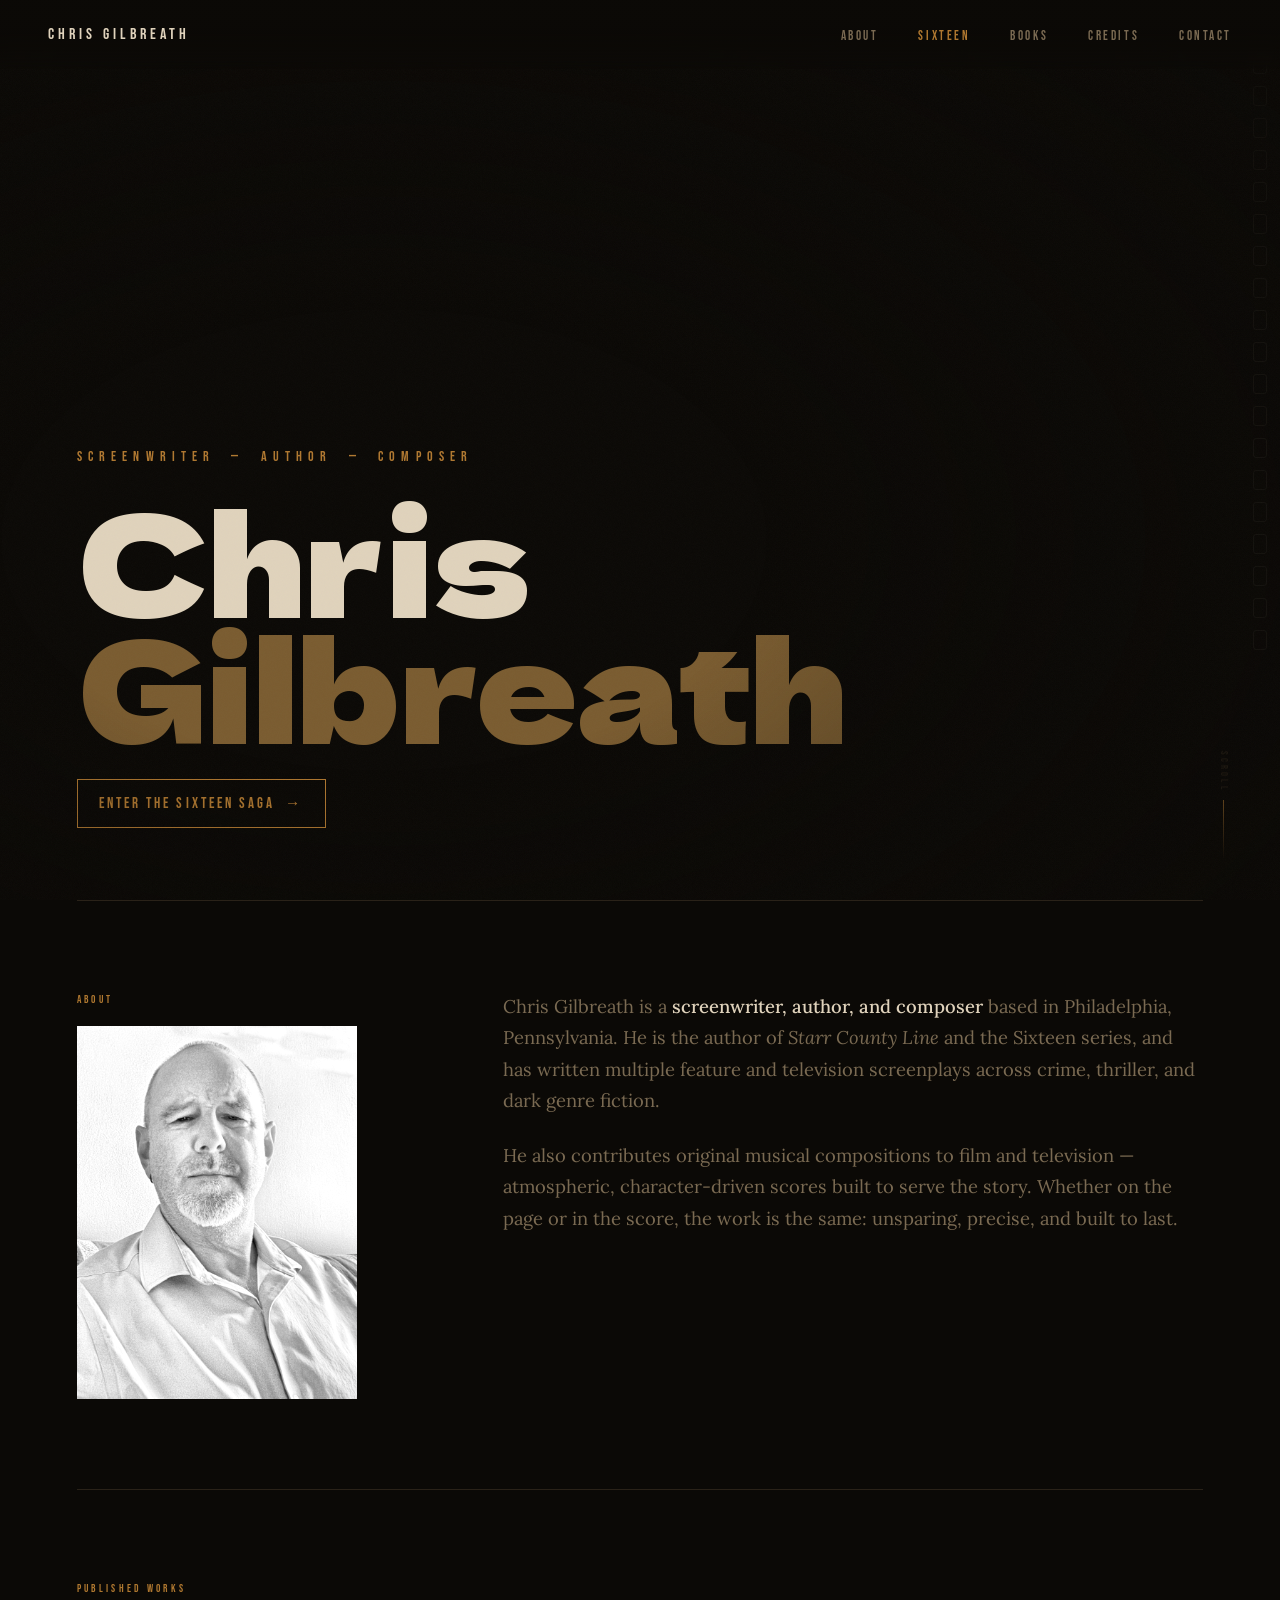
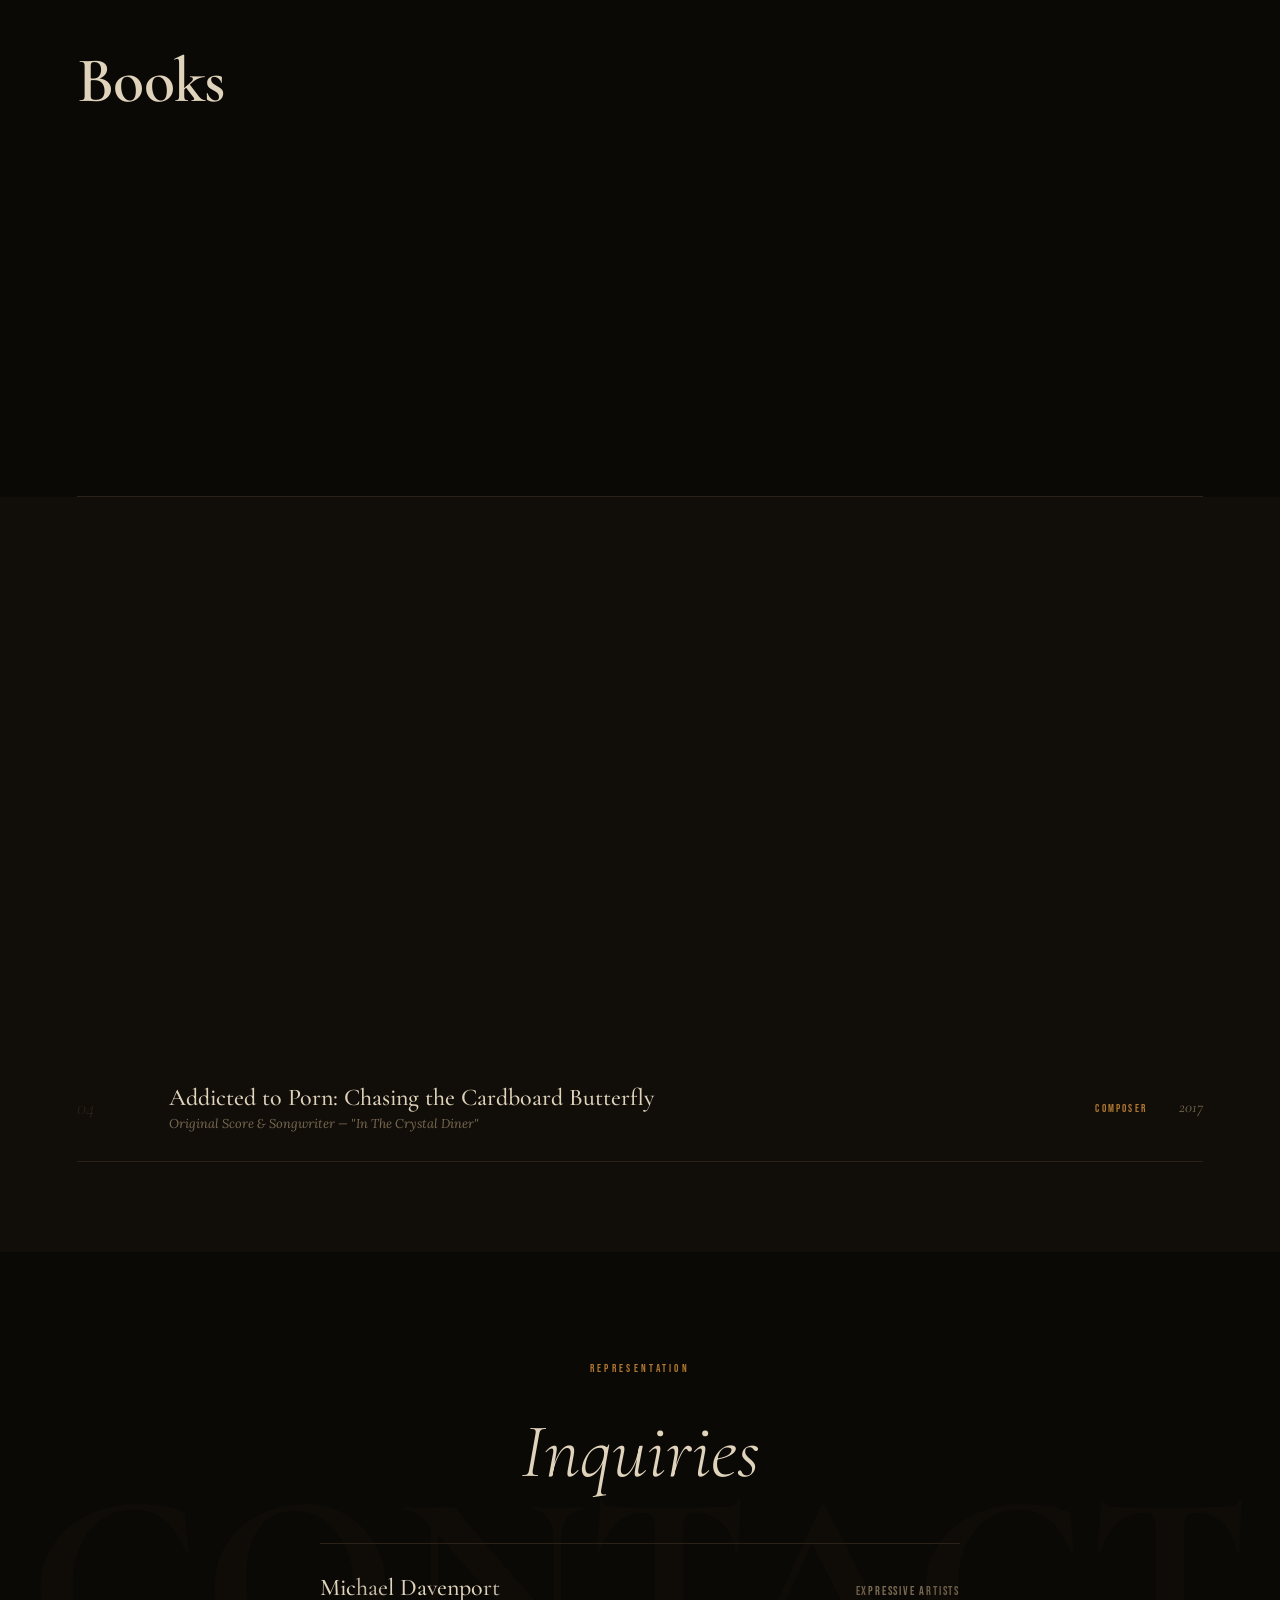
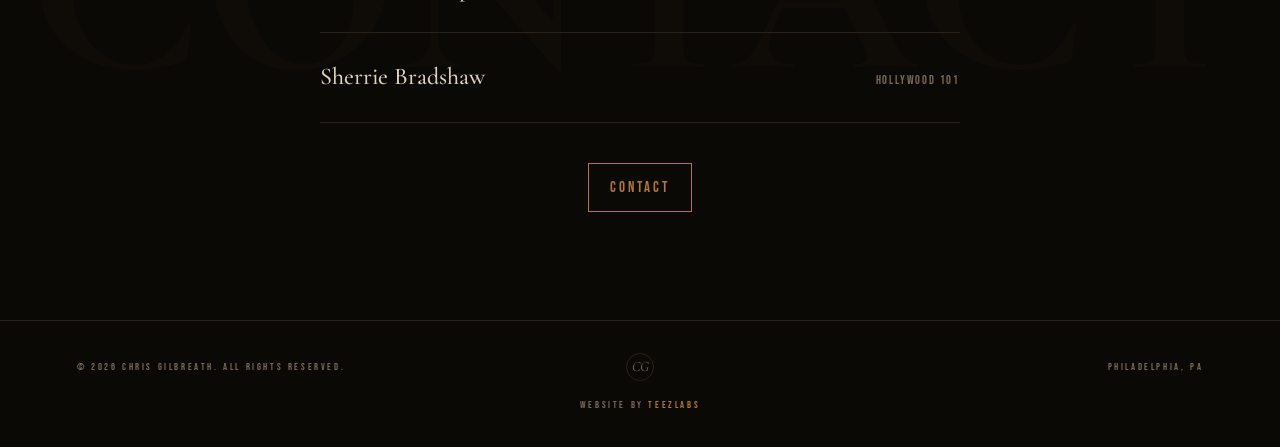
<file: index.html>
<!DOCTYPE html>
<html lang="en">
<head>
  <meta charset="UTF-8" />
  <meta name="viewport" content="width=device-width, initial-scale=1.0" />
  <link rel="icon" type="image/svg+xml" href="favicon.svg" />
  <title>Chris Gilbreath — Screenwriter, Author & Composer</title>
  <meta name="description" content="Chris Gilbreath is a screenwriter, author, and composer based in Philadelphia, PA. Author of Starr County Line and the Sixteen series. Original compositions for film and television." />
  <meta name="keywords" content="Chris Gilbreath, screenwriter, author, composer, Philadelphia, Starr County Line, Sixteen, Bounty Hunter, Bad Blood, Black Water, film composer, television" />
  <meta name="author" content="Chris Gilbreath" />
  <link rel="canonical" href="https://chrisg.media" />

  <!-- Open Graph -->
  <meta property="og:type" content="website" />
  <meta property="og:title" content="Chris Gilbreath — Screenwriter, Author & Composer" />
  <meta property="og:description" content="Screenwriter, author, and composer based in Philadelphia. Author of Starr County Line and the Sixteen series. Original compositions for film and television." />
  <meta property="og:url" content="https://chrisg.media" />
  <meta property="og:site_name" content="Chris Gilbreath" />
  <meta property="og:locale" content="en_US" />

  <!-- Twitter Card -->
  <meta name="twitter:card" content="summary" />
  <meta name="twitter:title" content="Chris Gilbreath — Screenwriter, Author & Composer" />
  <meta name="twitter:description" content="Screenwriter, author, and composer based in Philadelphia. Author of Starr County Line and the Sixteen series." />
  <link rel="preconnect" href="https://fonts.googleapis.com" />
  <link rel="preconnect" href="https://fonts.gstatic.com" crossorigin />
  <link href="https://fonts.googleapis.com/css2?family=Cormorant+Garamond:ital,wght@0,300;0,400;0,500;0,600;0,700;1,300;1,400;1,600&family=Bebas+Neue&family=Lora:ital,wght@0,400;0,500;1,400&family=Dela+Gothic+One&display=swap" rel="stylesheet" />

  <link rel="stylesheet" href="style.css?v=20260926a" />

  <!-- Structured Data -->
  <script type="application/ld+json">
  {
    "@context": "https://schema.org",
    "@type": "Person",
    "name": "Chris Gilbreath",
    "url": "https://chrisg.media",
    "email": "info@chrisg.media",
    "jobTitle": ["Screenwriter", "Author", "Composer"],
    "address": {
      "@type": "PostalAddress",
      "addressLocality": "Philadelphia",
      "addressRegion": "PA",
      "addressCountry": "US"
    },
    "sameAs": [
      "https://www.imdb.com/name/nm8349527/",
      "https://www.amazon.com/stores/author/B006VFC6NW"
    ]
  }
  </script>
</head>
<body>

  <!-- ─── Navigation ─────────────────────────────────────── -->
  <nav>
    <a class="nav-name" href="#hero">Chris Gilbreath</a>
    <ul class="nav-links">
      <li><a href="#about">About</a></li>
      <li><a href="sixteen.html" class="nav-featured">Sixteen</a></li>
      <li><a href="#books">Books</a></li>
      <li><a href="#credits">Credits</a></li>
      <li><a href="#contact">Contact</a></li>
    </ul>
    <button class="nav-hamburger" aria-label="Toggle menu" aria-expanded="false">
      <span></span><span></span><span></span>
    </button>
  </nav>

  <!-- ─── Mobile menu overlay (outside nav to avoid stacking context) ── -->
  <div class="mobile-menu" id="mobileMenu" aria-hidden="true">
    <ul>
      <li><a href="#about">About</a></li>
      <li><a href="sixteen.html">Sixteen</a></li>
      <li><a href="#books">Books</a></li>
      <li><a href="#credits">Credits</a></li>
      <li><a href="#contact">Contact</a></li>
    </ul>
  </div>

  <!-- ─── Hero ───────────────────────────────────────────── -->
  <section id="hero">
    <!-- Film strip perforations -->
    <div class="film-strip" aria-hidden="true">
      <div class="perforation"></div><div class="perforation"></div>
      <div class="perforation"></div><div class="perforation"></div>
      <div class="perforation"></div><div class="perforation"></div>
      <div class="perforation"></div><div class="perforation"></div>
      <div class="perforation"></div><div class="perforation"></div>
      <div class="perforation"></div><div class="perforation"></div>
      <div class="perforation"></div><div class="perforation"></div>
      <div class="perforation"></div><div class="perforation"></div>
      <div class="perforation"></div><div class="perforation"></div>
      <div class="perforation"></div><div class="perforation"></div>
    </div>

    <p class="hero-eyebrow">Screenwriter &nbsp;&mdash;&nbsp; Author &nbsp;&mdash;&nbsp; Composer</p>

    <h1 class="hero-name">
      Chris<br /><em>Gilbreath</em>
    </h1>

    <a class="hero-cta" href="sixteen.html">Enter the Sixteen Saga &nbsp;&rarr;</a>

    <div class="hero-scroll" aria-hidden="true">
      <span>Scroll</span>
      <div class="scroll-line"></div>
    </div>
  </section>

  <div class="divider"></div>

  <!-- ─── About ──────────────────────────────────────────── -->
  <section id="about">
    <div class="about-aside reveal">
      <p class="label">About</p>
      <img class="about-headshot" src="assets/bwheadshot.JPG" alt="Chris Gilbreath" />
    </div>
    <div class="about-body">
      <p class="reveal reveal-delay-1">
        Chris Gilbreath is a <strong>screenwriter, author, and composer</strong> based in Philadelphia, Pennsylvania. He is the author of <em>Starr County Line</em> and the Sixteen series, and has written multiple feature and television screenplays across crime, thriller, and dark genre fiction.
      </p>
      <p class="reveal reveal-delay-2">
        He also contributes original musical compositions to film and television — atmospheric, character-driven scores built to serve the story. Whether on the page or in the score, the work is the same: unsparing, precise, and built to last.
      </p>
    </div>
  </section>

  <div class="divider"></div>

  <!-- ─── Books ──────────────────────────────────────────── -->
  <section id="books">
    <p class="label books-label reveal">Published Works</p>
    <h2 class="section-title reveal reveal-delay-1" style="margin-bottom: 3.5rem;">Books</h2>

    <div class="books-row">

      <div class="book-card reveal reveal-delay-1">
        <a class="book-cover" href="https://www.amazon.com/Starr-County-Line-Chris-Gilbreath-ebook/dp/B008GASEG8/" target="_blank" rel="noopener">
          <img src="assets/StarrCountyLine.jpg" alt="Starr County Line by Chris Gilbreath" style="object-position: center;" />
        </a>
        <p class="book-meta"><span class="book-year">Standalone</span> &mdash; Border Noir</p>
      </div>

      <div class="book-card reveal reveal-delay-2">
        <a class="book-cover" href="https://www.amazon.com/Sixteen-New-Gods-Chris-Gilbreath-ebook/dp/B0HDK2335C/" target="_blank" rel="noopener">
          <img src="assets/SixteenNewGods.jpg" alt="Sixteen: The New Gods by Chris Gilbreath" />
        </a>
        <p class="book-meta"><span class="book-year">Sixteen</span> &mdash; Book One</p>
      </div>

      <div class="book-card reveal reveal-delay-2">
        <div class="book-cover">
          <img src="assets/SixteenAttrition.jpg" alt="Sixteen: Attrition by Chris Gilbreath" />
        </div>
        <p class="book-meta"><span class="book-year">Sixteen</span> &mdash; Book Two</p>
      </div>

      <div class="book-card reveal reveal-delay-3">
        <a class="book-cover" href="https://www.amazon.com/Sixteen-Bad-Blood-Chris-Gilbreath-ebook/dp/B0GC9HG7GP/" target="_blank" rel="noopener">
          <img src="assets/SixteenBadBlood.jpg" alt="Sixteen: Bad Blood by Chris Gilbreath" />
        </a>
        <p class="book-meta"><span class="book-year">Sixteen</span> &mdash; Book Three</p>
      </div>

      <div class="book-card reveal reveal-delay-4">
        <a class="book-cover" href="https://www.amazon.com/Sixteen-Bounty-Hunter-Chris-Gilbreath-ebook/dp/B0GHHMQSTJ/" target="_blank" rel="noopener">
          <img src="assets/SixteenBountyHunter.jpg" alt="Sixteen: Bounty Hunter by Chris Gilbreath" />
        </a>
        <p class="book-meta"><span class="book-year">Sixteen</span> &mdash; Book Four</p>
      </div>

      <div class="book-card reveal reveal-delay-1">
        <a class="book-cover" href="https://www.amazon.com/Sixteen-Subzero-Chris-Gilbreath-ebook/dp/B0GX2ZQZ4K/" target="_blank" rel="noopener">
          <img src="assets/SixteenSubzero.jpg" alt="Sixteen: Subzero by Chris Gilbreath" />
        </a>
        <p class="book-meta"><span class="book-year">Sixteen</span> &mdash; Book Five</p>
      </div>

      <div class="book-card reveal reveal-delay-2">
        <a class="book-cover" href="https://www.amazon.com/Sixteen-Black-Water-Chris-Gilbreath-ebook/dp/B0FR5BXYFH/" target="_blank" rel="noopener">
          <img src="assets/SixteenBlackWater.jpg" alt="Sixteen: Black Water by Chris Gilbreath" />
        </a>
        <p class="book-meta"><span class="book-year">Sixteen</span> &mdash; Book Six</p>
      </div>

      <div class="book-card reveal reveal-delay-4">
        <a class="book-cover" href="https://www.amazon.com/dp/B0GNCD1L4K/" target="_blank" rel="noopener">
          <img src="assets/SixteenLooseEnds.jpg" alt="Loose Ends by Chris Gilbreath" />
        </a>
        <p class="book-meta"><span class="book-year">Standalone</span> &mdash; Crime Noir</p>
      </div>

    </div>
  </section>

  <div class="divider"></div>

  <!-- ─── Credits ────────────────────────────────────────── -->
  <section id="credits">
    <div class="credits-header">
      <div>
        <p class="label reveal">Selected Credits</p>
        <h2 class="section-title reveal reveal-delay-1">Placements</h2>
      </div>
      <p class="label reveal reveal-delay-2" style="color: var(--ink-muted);">Composer &amp; Soundtrack</p>
    </div>

    <div class="credits-grid">
      <div class="credit-row reveal">
        <span class="credit-index">01</span>
        <div>
          <p class="credit-title">
            Manifest West
            <small>Original Score &amp; Songwriter — "End The God"</small>
          </p>
        </div>
        <span class="credit-type">Composer</span>
        <span class="credit-year">2022</span>
      </div>
      <div class="credit-row reveal reveal-delay-1">
        <span class="credit-index">02</span>
        <div>
          <p class="credit-title">
            Pandemic Response
            <small>Songwriter — "10th Block of 114th Street"</small>
          </p>
        </div>
        <span class="credit-type">Soundtrack</span>
        <span class="credit-year">2021</span>
      </div>
      <div class="credit-row reveal reveal-delay-2">
        <span class="credit-index">03</span>
        <div>
          <p class="credit-title">
            Mrs. Murphy's Confession
            <small>Original Score &amp; Songwriter — "Spirit Of 67", "Get Well Soon", "Her Movements Notwithstanding"</small>
          </p>
        </div>
        <span class="credit-type">Composer</span>
        <span class="credit-year">2018</span>
      </div>
      <div class="credit-row reveal reveal-delay-3">
        <span class="credit-index">04</span>
        <div>
          <p class="credit-title">
            Addicted to Porn: Chasing the Cardboard Butterfly
            <small>Original Score &amp; Songwriter — "In The Crystal Diner"</small>
          </p>
        </div>
        <span class="credit-type">Composer</span>
        <span class="credit-year">2017</span>
      </div>
    </div>
  </section>

  <!-- ─── Contact ────────────────────────────────────────── -->
  <section id="contact">
    <p class="label contact-label reveal">Representation</p>
    <h2 class="contact-heading reveal reveal-delay-1">
      Inquiries
    </h2>

    <div class="rep-grid" style="margin: 0 auto;">
      <div class="rep-row reveal reveal-delay-2">
        <p class="rep-name">Michael Davenport</p>
        <p class="rep-agency">Expressive Artists</p>
      </div>
      <div class="rep-row reveal reveal-delay-3">
        <p class="rep-name">Sherrie Bradshaw</p>
        <p class="rep-agency">Hollywood 101</p>
      </div>
    </div>

    <a class="btn-outline reveal reveal-delay-4" href="mailto:dav@expressiveartists.com" style="margin-top: 2.5rem;">
      Contact
    </a>
  </section>

  <!-- ─── Footer ─────────────────────────────────────────── -->
  <footer>
    <p>&copy; 2026 Chris Gilbreath. All rights reserved.</p>
    <div class="footer-mark" aria-hidden="true"><span>CG</span></div>
    <p>Philadelphia, PA</p>
    <p class="footer-credit">Website by <a href="https://teezlabs.pink" target="_blank" rel="noopener noreferrer">Teezlabs</a></p>
  </footer>

  <!-- ─── Scroll Reveal JS ─────────────────────────────────── -->
  <script>
    (() => {
      // ── Scroll reveal ──
      const reveals = document.querySelectorAll('.reveal');
      const observer = new IntersectionObserver((entries) => {
        entries.forEach(entry => {
          if (entry.isIntersecting) {
            entry.target.classList.add('visible');
            observer.unobserve(entry.target);
          }
        });
      }, { threshold: 0.12, rootMargin: '0px 0px -40px 0px' });
      reveals.forEach(el => observer.observe(el));

      // ── Hamburger menu ──
      const hamburger = document.querySelector('.nav-hamburger');
      const mobileMenu = document.getElementById('mobileMenu');
      function closeNav() {
        hamburger.classList.remove('open');
        mobileMenu.classList.remove('open');
        hamburger.setAttribute('aria-expanded', 'false');
        mobileMenu.setAttribute('aria-hidden', 'true');
      }
      hamburger.addEventListener('click', () => {
        const isOpen = mobileMenu.classList.toggle('open');
        hamburger.classList.toggle('open', isOpen);
        hamburger.setAttribute('aria-expanded', String(isOpen));
        mobileMenu.setAttribute('aria-hidden', String(!isOpen));
      });
      mobileMenu.querySelectorAll('a').forEach(a => {
        a.addEventListener('click', closeNav);
      });
      document.addEventListener('keydown', e => { if (e.key === 'Escape') closeNav(); });
    })();
  </script>

</body>
</html>
</file>
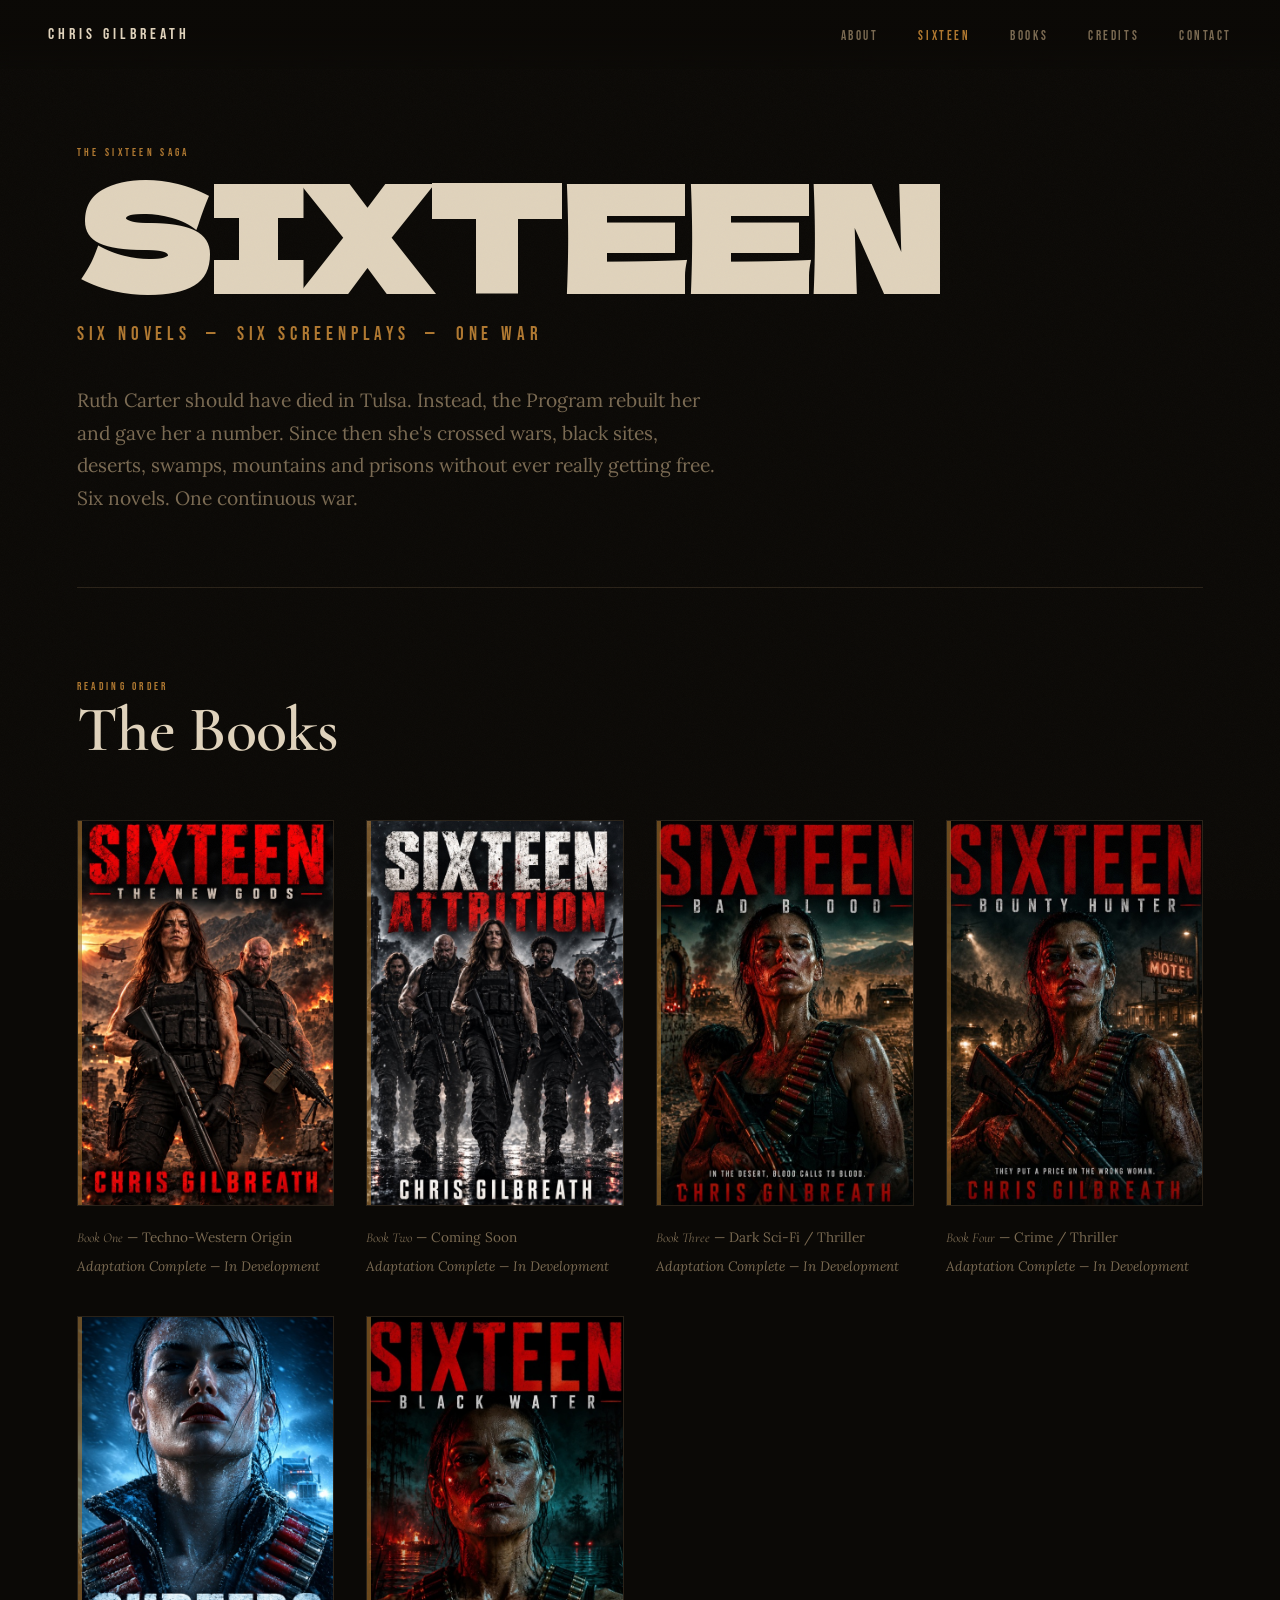
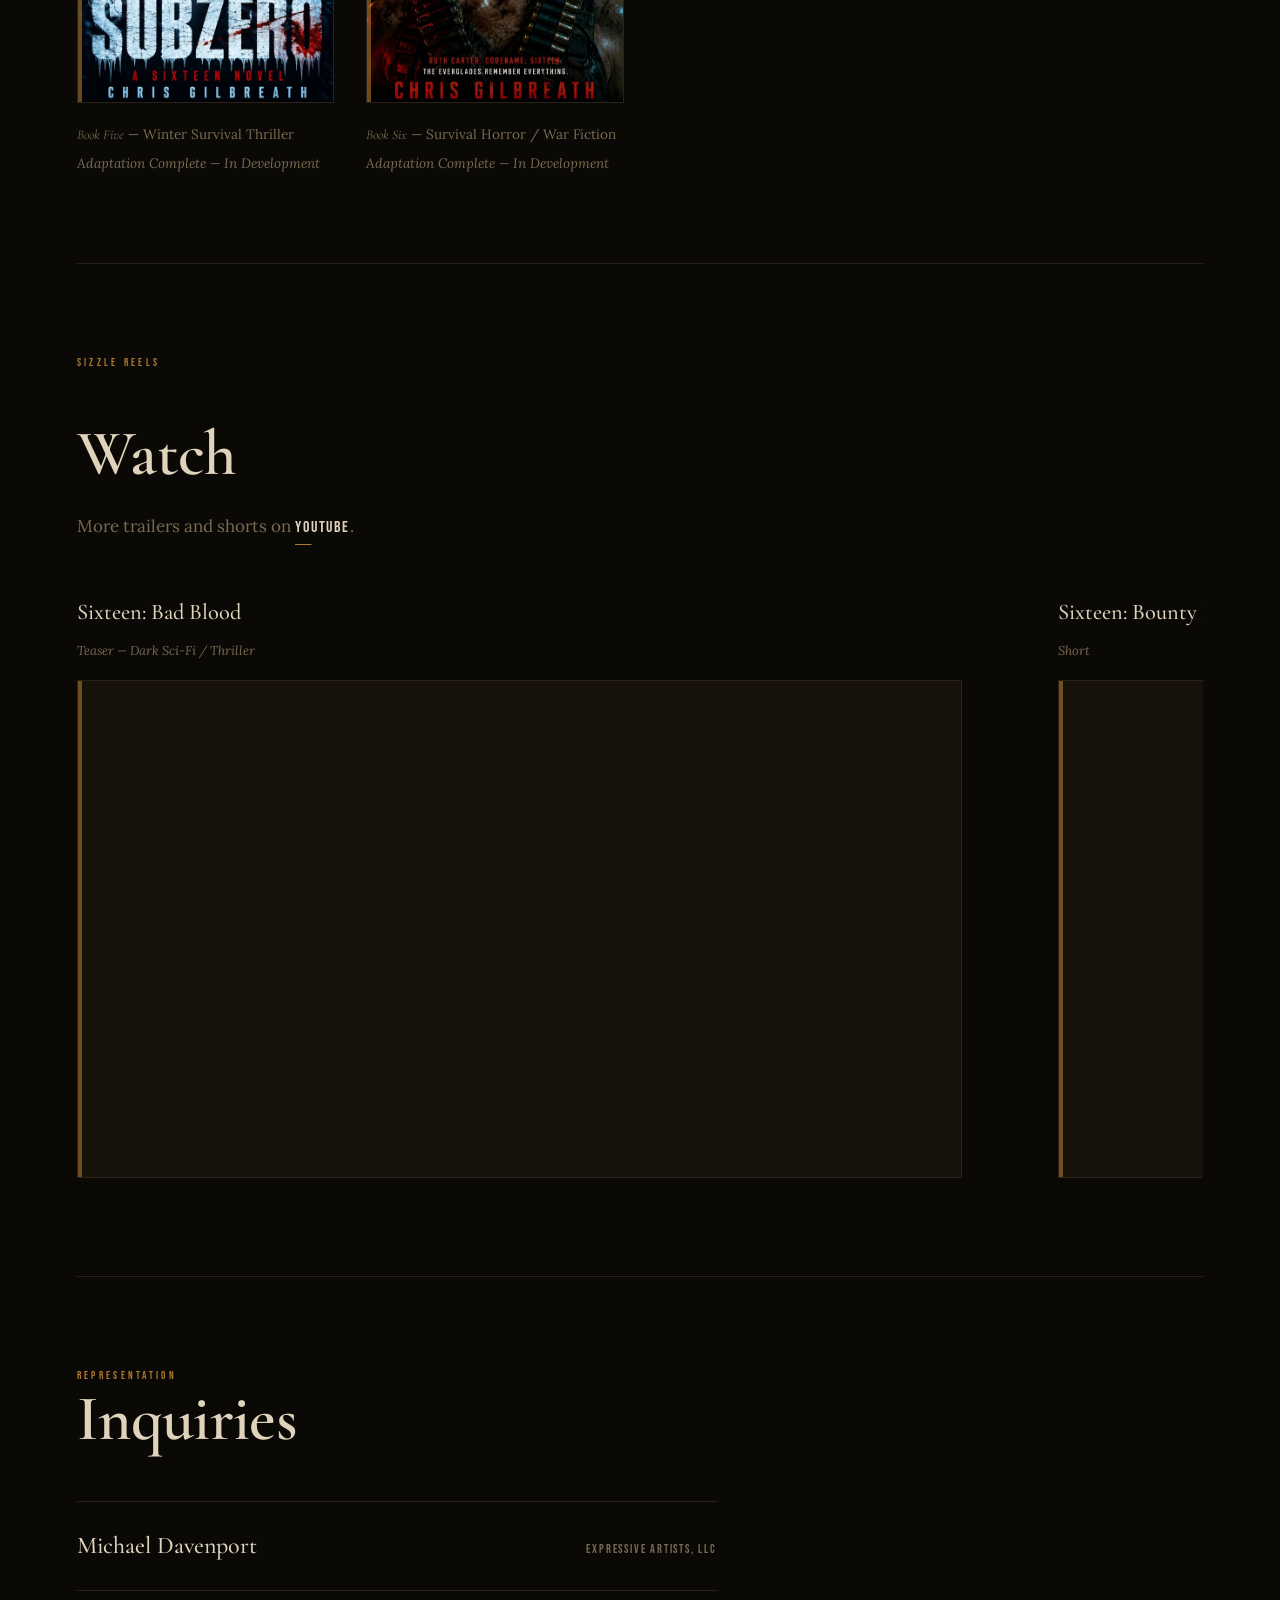
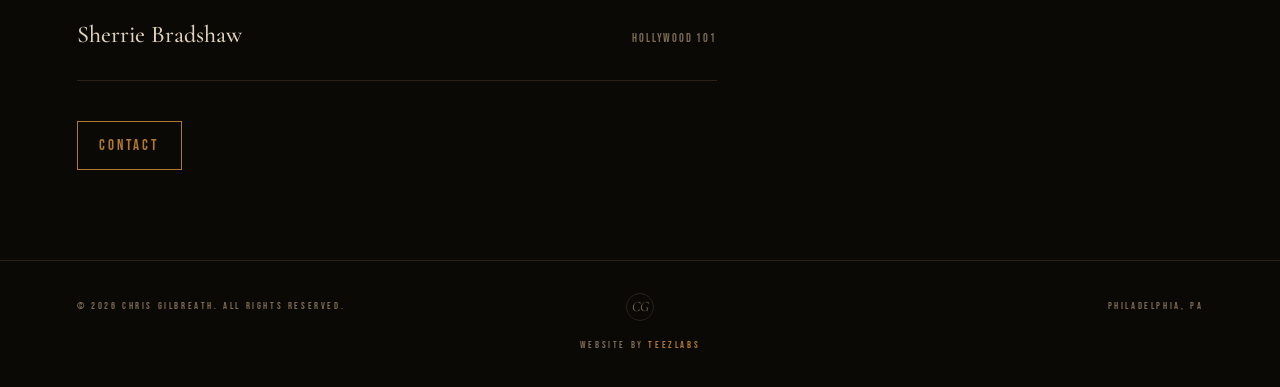
<file: sixteen.html>
<!DOCTYPE html>
<html lang="en">
<head>
  <meta charset="UTF-8" />
  <meta name="viewport" content="width=device-width, initial-scale=1.0" />
  <link rel="icon" type="image/svg+xml" href="favicon.svg" />
  <title>Sixteen — Six Novels, Six Screenplays | Chris Gilbreath</title>
  <meta name="description" content="Sixteen: a techno-western survival saga by Chris Gilbreath. Six novels, six 1:1 feature screenplay adaptations. Ruth Carter, codename Sixteen, cut loose from the Novachrome Program and hunted through bad country ever since." />
  <meta name="keywords" content="Sixteen, Chris Gilbreath, Sixteen the New Gods, Sixteen Bad Blood, Sixteen Bounty Hunter, Sixteen Subzero, Sixteen Black Water, Sixteen Attrition, screenplay adaptation, techno-western, survival thriller" />
  <meta name="author" content="Chris Gilbreath" />
  <link rel="canonical" href="https://chrisg.media/sixteen.html" />

  <!-- Open Graph -->
  <meta property="og:type" content="website" />
  <meta property="og:title" content="Sixteen — Six Novels, Six Screenplays" />
  <meta property="og:description" content="A techno-western survival saga by Chris Gilbreath. Six novels, six feature screenplay adaptations. Ruth Carter, codename Sixteen." />
  <meta property="og:url" content="https://chrisg.media/sixteen.html" />
  <meta property="og:image" content="https://chrisg.media/assets/SixteenBlackWater.jpg" />
  <meta property="og:site_name" content="Chris Gilbreath" />
  <meta property="og:locale" content="en_US" />

  <!-- Twitter Card -->
  <meta name="twitter:card" content="summary_large_image" />
  <meta name="twitter:title" content="Sixteen — Six Novels, Six Screenplays" />
  <meta name="twitter:description" content="A techno-western survival saga by Chris Gilbreath. Six novels, six feature screenplay adaptations." />
  <link rel="preconnect" href="https://fonts.googleapis.com" />
  <link rel="preconnect" href="https://fonts.gstatic.com" crossorigin />
  <link href="https://fonts.googleapis.com/css2?family=Cormorant+Garamond:ital,wght@0,300;0,400;0,500;0,600;0,700;1,300;1,400;1,600&family=Bebas+Neue&family=Lora:ital,wght@0,400;0,500;1,400&family=Dela+Gothic+One&display=swap" rel="stylesheet" />

  <link rel="stylesheet" href="style.css?v=20260926a" />

  <!-- Structured Data -->
  <script type="application/ld+json">
  {
    "@context": "https://schema.org",
    "@type": "CreativeWorkSeries",
    "name": "Sixteen",
    "author": {
      "@type": "Person",
      "name": "Chris Gilbreath"
    },
    "url": "https://chrisg.media/sixteen.html",
    "hasPart": [
      { "@type": "Book", "name": "Sixteen: The New Gods", "position": 1 },
      { "@type": "Book", "name": "Sixteen: Attrition", "position": 2 },
      { "@type": "Book", "name": "Sixteen: Bad Blood", "position": 3 },
      { "@type": "Book", "name": "Sixteen: Bounty Hunter", "position": 4 },
      { "@type": "Book", "name": "Sixteen: Subzero", "position": 5 },
      { "@type": "Book", "name": "Sixteen: Black Water", "position": 6 }
    ]
  }
  </script>
</head>
<body>

  <!-- ─── Navigation ─────────────────────────────────────── -->
  <nav>
    <a class="nav-name" href="index.html">Chris Gilbreath</a>
    <ul class="nav-links">
      <li><a href="index.html#about">About</a></li>
      <li><a href="sixteen.html" class="nav-current">Sixteen</a></li>
      <li><a href="index.html#books">Books</a></li>
      <li><a href="index.html#credits">Credits</a></li>
      <li><a href="index.html#contact">Contact</a></li>
    </ul>
    <button class="nav-hamburger" aria-label="Toggle menu" aria-expanded="false">
      <span></span><span></span><span></span>
    </button>
  </nav>

  <!-- ─── Mobile menu overlay ─────────────────────────────── -->
  <div class="mobile-menu" id="mobileMenu" aria-hidden="true">
    <ul>
      <li><a href="index.html#about">About</a></li>
      <li><a href="sixteen.html">Sixteen</a></li>
      <li><a href="index.html#books">Books</a></li>
      <li><a href="index.html#credits">Credits</a></li>
      <li><a href="index.html#contact">Contact</a></li>
    </ul>
  </div>

  <!-- ─── Masthead ───────────────────────────────────────── -->
  <section id="sixteen-hero">
    <p class="label reveal">The Sixteen Saga</p>
    <h1 class="sixteen-title reveal reveal-delay-1">SIXTEEN</h1>
    <p class="sixteen-subtitle reveal reveal-delay-2">Six Novels &nbsp;&mdash;&nbsp; Six Screenplays &nbsp;&mdash;&nbsp; One War</p>
    <p class="sixteen-lede reveal reveal-delay-3">
      Ruth Carter should have died in Tulsa. Instead, the Program rebuilt her and gave her a number. Since then she's crossed wars, black sites, deserts, swamps, mountains and prisons without ever really getting free. Six novels. One continuous war.
    </p>
  </section>

  <div class="divider"></div>

  <!-- ─── The Books ──────────────────────────────────────── -->
  <section id="sixteen-books">
    <p class="label reveal">Reading Order</p>
    <h2 class="section-title reveal reveal-delay-1" style="margin-bottom: 3.5rem;">The Books</h2>

    <div class="books-grid sixteen-books-grid">

      <div class="book-card reveal reveal-delay-1">
        <a class="book-cover" href="https://www.amazon.com/Sixteen-New-Gods-Chris-Gilbreath-ebook/dp/B0HDK2335C/" target="_blank" rel="noopener">
          <img src="assets/SixteenNewGods.jpg" alt="Sixteen: The New Gods by Chris Gilbreath" />
        </a>
        <p class="book-meta"><span class="book-year">Book One</span> &mdash; Techno-Western Origin</p>
        <p class="book-blurb">Adaptation Complete &mdash; In Development</p>
      </div>

      <div class="book-card reveal reveal-delay-2">
        <div class="book-cover">
          <img src="assets/SixteenAttrition.jpg" alt="Sixteen: Attrition by Chris Gilbreath" />
        </div>
        <p class="book-meta"><span class="book-year">Book Two</span> &mdash; Coming Soon</p>
        <p class="book-blurb">Adaptation Complete &mdash; In Development</p>
      </div>

      <div class="book-card reveal reveal-delay-3">
        <a class="book-cover" href="https://www.amazon.com/Sixteen-Bad-Blood-Chris-Gilbreath-ebook/dp/B0GC9HG7GP/" target="_blank" rel="noopener">
          <img src="assets/SixteenBadBlood.jpg" alt="Sixteen: Bad Blood by Chris Gilbreath" />
        </a>
        <p class="book-meta"><span class="book-year">Book Three</span> &mdash; Dark Sci-Fi / Thriller</p>
        <p class="book-blurb">Adaptation Complete &mdash; In Development</p>
      </div>

      <div class="book-card reveal reveal-delay-4">
        <a class="book-cover" href="https://www.amazon.com/Sixteen-Bounty-Hunter-Chris-Gilbreath-ebook/dp/B0GHHMQSTJ/" target="_blank" rel="noopener">
          <img src="assets/SixteenBountyHunter.jpg" alt="Sixteen: Bounty Hunter by Chris Gilbreath" />
        </a>
        <p class="book-meta"><span class="book-year">Book Four</span> &mdash; Crime / Thriller</p>
        <p class="book-blurb">Adaptation Complete &mdash; In Development</p>
      </div>

      <div class="book-card reveal reveal-delay-1">
        <a class="book-cover" href="https://www.amazon.com/Sixteen-Subzero-Chris-Gilbreath-ebook/dp/B0GX2ZQZ4K/" target="_blank" rel="noopener">
          <img src="assets/SixteenSubzero.jpg" alt="Sixteen: Subzero by Chris Gilbreath" />
        </a>
        <p class="book-meta"><span class="book-year">Book Five</span> &mdash; Winter Survival Thriller</p>
        <p class="book-blurb">Adaptation Complete &mdash; In Development</p>
      </div>

      <div class="book-card reveal reveal-delay-2">
        <a class="book-cover" href="https://www.amazon.com/Sixteen-Black-Water-Chris-Gilbreath-ebook/dp/B0FR5BXYFH/" target="_blank" rel="noopener">
          <img src="assets/SixteenBlackWater.jpg" alt="Sixteen: Black Water by Chris Gilbreath" />
        </a>
        <p class="book-meta"><span class="book-year">Book Six</span> &mdash; Survival Horror / War Fiction</p>
        <p class="book-blurb">Adaptation Complete &mdash; In Development</p>
      </div>

    </div>
  </section>

  <div class="divider"></div>

  <!-- ─── Watch ──────────────────────────────────────────── -->
  <section id="sixteen-watch">
    <p class="label trailers-label reveal">Sizzle Reels</p>
    <h2 class="section-title reveal reveal-delay-1" style="margin-bottom: 1.5rem;">Watch</h2>
    <p class="reveal reveal-delay-2" style="color: var(--ink-muted); margin-bottom: 3rem;">
      More trailers and shorts on <a href="https://www.youtube.com/@chrisgilbreath" target="_blank" rel="noopener" class="contact-email" style="font-size: 1rem;">YouTube</a>.
    </p>
    <div class="watch-row">
      <div class="watch-item reveal reveal-delay-1">
        <p class="trailer-title">Sixteen: Bad Blood</p>
        <p class="trailer-meta">Teaser &mdash; Dark Sci-Fi / Thriller</p>
        <div class="watch-frame watch-frame--landscape">
          <iframe src="https://www.youtube.com/embed/6PoBz8cH8VU" title="Sixteen: Bad Blood — Teaser Trailer" frameborder="0" allow="accelerometer; autoplay; clipboard-write; encrypted-media; gyroscope; picture-in-picture; fullscreen; web-share" allowfullscreen></iframe>
        </div>
      </div>
      <div class="watch-item reveal reveal-delay-2">
        <p class="trailer-title">Sixteen: Bounty Hunter</p>
        <p class="trailer-meta">Short</p>
        <div class="watch-frame watch-frame--portrait">
          <iframe src="https://www.youtube.com/embed/D0oF_XEMxRk" title="Sixteen: Bounty Hunter — Short" frameborder="0" allow="accelerometer; autoplay; clipboard-write; encrypted-media; gyroscope; picture-in-picture; fullscreen; web-share" allowfullscreen></iframe>
        </div>
      </div>
      <div class="watch-item reveal reveal-delay-3">
        <p class="trailer-title">Sixteen: Attrition</p>
        <p class="trailer-meta">Short</p>
        <div class="watch-frame watch-frame--portrait">
          <iframe src="https://www.youtube.com/embed/QCZJbPcMIhU" title="Sixteen: Attrition — Short" frameborder="0" allow="accelerometer; autoplay; clipboard-write; encrypted-media; gyroscope; picture-in-picture; fullscreen; web-share" allowfullscreen></iframe>
        </div>
      </div>
      <div class="watch-item reveal reveal-delay-4">
        <p class="trailer-title">Sixteen: Bad Blood</p>
        <p class="trailer-meta">Short</p>
        <div class="watch-frame watch-frame--portrait">
          <iframe src="https://www.youtube.com/embed/dlGYacVcySY" title="Sixteen: Bad Blood — Short" frameborder="0" allow="accelerometer; autoplay; clipboard-write; encrypted-media; gyroscope; picture-in-picture; fullscreen; web-share" allowfullscreen></iframe>
        </div>
      </div>
    </div>
  </section>

  <div class="divider"></div>

  <!-- ─── Representation ─────────────────────────────────── -->
  <section id="representation">
    <p class="label reveal">Representation</p>
    <h2 class="section-title reveal reveal-delay-1" style="margin-bottom: 3rem;">Inquiries</h2>

    <div class="rep-grid">
      <div class="rep-row reveal reveal-delay-1">
        <p class="rep-name">Michael Davenport</p>
        <p class="rep-agency">Expressive Artists, LLC</p>
      </div>
      <div class="rep-row reveal reveal-delay-2">
        <p class="rep-name">Sherrie Bradshaw</p>
        <p class="rep-agency">Hollywood 101</p>
      </div>
    </div>

    <a class="btn-outline reveal reveal-delay-3" href="mailto:dav@expressiveartists.com" style="margin-top: 2.5rem;">
      Contact
    </a>
  </section>

  <!-- ─── Footer ─────────────────────────────────────────── -->
  <footer>
    <p>&copy; 2026 Chris Gilbreath. All rights reserved.</p>
    <div class="footer-mark" aria-hidden="true"><span>CG</span></div>
    <p>Philadelphia, PA</p>
    <p class="footer-credit">Website by <a href="https://teezlabs.pink" target="_blank" rel="noopener noreferrer">Teezlabs</a></p>
  </footer>

  <!-- ─── Scroll Reveal + Nav JS ───────────────────────────── -->
  <script>
    (() => {
      const reveals = document.querySelectorAll('.reveal');
      const observer = new IntersectionObserver((entries) => {
        entries.forEach(entry => {
          if (entry.isIntersecting) {
            entry.target.classList.add('visible');
            observer.unobserve(entry.target);
          }
        });
      }, { threshold: 0.12, rootMargin: '0px 0px -40px 0px' });
      reveals.forEach(el => observer.observe(el));

      const hamburger = document.querySelector('.nav-hamburger');
      const mobileMenu = document.getElementById('mobileMenu');
      function closeNav() {
        hamburger.classList.remove('open');
        mobileMenu.classList.remove('open');
        hamburger.setAttribute('aria-expanded', 'false');
        mobileMenu.setAttribute('aria-hidden', 'true');
      }
      hamburger.addEventListener('click', () => {
        const isOpen = mobileMenu.classList.toggle('open');
        hamburger.classList.toggle('open', isOpen);
        hamburger.setAttribute('aria-expanded', String(isOpen));
        mobileMenu.setAttribute('aria-hidden', String(!isOpen));
      });
      mobileMenu.querySelectorAll('a').forEach(a => {
        a.addEventListener('click', closeNav);
      });
      document.addEventListener('keydown', e => { if (e.key === 'Escape') closeNav(); });
    })();
  </script>

</body>
</html>
</file>
<file: style.css>
/* ─── CSS Variables ─────────────────────────────────── */
:root {
  --bg:         #0b0906;
  --bg-raised:  #110e09;
  --bg-card:    #16120a;
  --ink:        #e0d3bc;
  --ink-muted:  #7a6a52;
  --ink-faint:  #2a2218;
  --accent:     #b07830;
  --steel:      #7a5c30;
  --rule:       rgba(176, 120, 48, 0.25);
}

/* ─── Reset ─────────────────────────────────────────── */
*, *::before, *::after { box-sizing: border-box; margin: 0; padding: 0; }
html { scroll-behavior: smooth; }
body {
  background: var(--bg);
  color: var(--ink);
  font-family: 'Lora', Georgia, serif;
  font-size: 17px;
  line-height: 1.7;
  overflow-x: hidden;
}

/* Film grain overlay */
body::before {
  content: '';
  position: fixed;
  inset: 0;
  z-index: 9999;
  pointer-events: none;
  background-image: url("data:image/svg+xml,%3Csvg viewBox='0 0 256 256' xmlns='http://www.w3.org/2000/svg'%3E%3Cfilter id='noise'%3E%3CfeTurbulence type='fractalNoise' baseFrequency='0.9' numOctaves='4' stitchTiles='stitch'/%3E%3C/filter%3E%3Crect width='100%25' height='100%25' filter='url(%23noise)' opacity='1'/%3E%3C/svg%3E");
  opacity: 0.028;
  background-size: 180px 180px;
}

/* ─── Typography helpers ─────────────────────────────── */
.label {
  font-family: 'Bebas Neue', sans-serif;
  font-size: 11px;
  letter-spacing: 0.3em;
  color: var(--accent);
  text-transform: uppercase;
}

.section-title {
  font-family: 'Cormorant Garamond', Georgia, serif;
  font-size: clamp(2.6rem, 5vw, 4rem);
  font-weight: 600;
  line-height: 1.05;
  letter-spacing: -0.01em;
}

/* ─── Nav ────────────────────────────────────────────── */
nav {
  position: fixed;
  top: 0;
  left: 0;
  right: 0;
  z-index: 10000;
  display: flex;
  justify-content: space-between;
  align-items: center;
  padding: 1.25rem 3rem;
  background: linear-gradient(to bottom, rgba(11,9,6,0.98) 40%, rgba(11,9,6,0.85) 60%, rgba(11,9,6,0.5) 80%, transparent 100%);
  backdrop-filter: blur(4px);
  -webkit-backdrop-filter: blur(4px);
}

.nav-name {
  font-family: 'Bebas Neue', sans-serif;
  font-size: 1rem;
  letter-spacing: 0.25em;
  color: var(--ink);
  text-decoration: none;
}

.nav-links {
  display: flex;
  gap: 2.5rem;
  list-style: none;
}

.nav-links a {
  font-family: 'Bebas Neue', sans-serif;
  font-size: 0.8rem;
  letter-spacing: 0.2em;
  color: var(--ink-muted);
  text-decoration: none;
  transition: color 0.25s;
  position: relative;
  padding-bottom: 3px;
}

.nav-links a::after {
  content: '';
  position: absolute;
  bottom: 0;
  left: 0;
  width: 100%;
  height: 1px;
  background: var(--accent);
  transform: scaleX(0);
  transform-origin: left;
  transition: transform 0.3s cubic-bezier(0.25, 0.46, 0.45, 0.94);
}

.nav-links a:hover { color: var(--ink); }
.nav-links a:hover::after { transform: scaleX(1); }

/* ─── Hero ───────────────────────────────────────────── */
#hero {
  min-height: 100svh;
  display: flex;
  flex-direction: column;
  justify-content: flex-end;
  padding: 0 clamp(2rem, 6vw, 6rem) clamp(4rem, 8vh, 7rem);
  position: relative;
  overflow: hidden;
}

/* Vignette */
#hero::after {
  content: '';
  position: absolute;
  inset: 0;
  background: radial-gradient(ellipse at 30% 60%, transparent 30%, rgba(11,9,6,0.78) 100%);
  pointer-events: none;
}

.hero-eyebrow {
  font-family: 'Bebas Neue', sans-serif;
  font-size: 0.85rem;
  letter-spacing: 0.45em;
  color: var(--accent);
  margin-bottom: 1.5rem;
  opacity: 0;
  animation: fadeUp 0.8s ease forwards 0.4s;
}

.hero-name {
  font-family: 'Dela Gothic One', cursive;
  font-size: clamp(3.8rem, 11vw, 10rem);
  font-weight: 400;
  line-height: 0.9;
  letter-spacing: -0.01em;
  color: var(--ink);
  opacity: 0;
  animation: fadeUp 1s ease forwards 0.6s;
}

.hero-name em {
  font-style: normal;
  color: var(--steel);
}

.hero-tagline {
  margin-top: 2.5rem;
  font-family: 'Lora', serif;
  font-size: clamp(0.95rem, 1.5vw, 1.1rem);
  font-style: italic;
  color: var(--ink-muted);
  max-width: 420px;
  opacity: 0;
  animation: fadeUp 0.9s ease forwards 1s;
}

.hero-scroll {
  position: absolute;
  bottom: 2.5rem;
  right: 3rem;
  display: flex;
  flex-direction: column;
  align-items: center;
  gap: 0.5rem;
  opacity: 0;
  animation: fadeIn 1s ease forwards 1.4s;
}

.hero-scroll span {
  font-family: 'Bebas Neue', sans-serif;
  font-size: 0.65rem;
  letter-spacing: 0.3em;
  color: var(--ink-faint);
  writing-mode: vertical-rl;
}

.scroll-line {
  width: 1px;
  height: 60px;
  background: linear-gradient(to bottom, var(--accent), transparent);
  animation: scrollPulse 2s ease-in-out infinite 2s;
}

/* Decorative film-strip perforations */
.film-strip {
  position: absolute;
  top: 0;
  right: 0;
  width: 40px;
  height: 100%;
  display: flex;
  flex-direction: column;
  align-items: center;
  gap: 0;
  padding: 1rem 0;
  opacity: 0.08;
  pointer-events: none;
}

.perforation {
  width: 14px;
  height: 20px;
  border: 1.5px solid var(--ink);
  border-radius: 3px;
  flex-shrink: 0;
  margin: 6px 0;
}

/* ─── Section wrapper ────────────────────────────────── */
section {
  padding: clamp(5rem, 10vh, 9rem) clamp(2rem, 6vw, 6rem);
}

.divider {
  height: 1px;
  background: var(--ink-faint);
  margin: 0 clamp(2rem, 6vw, 6rem);
  width: calc(100% - clamp(4rem, 12vw, 12rem));
}

/* ─── About ──────────────────────────────────────────── */
#about {
  display: grid;
  grid-template-columns: 1fr 2fr;
  gap: clamp(3rem, 6vw, 7rem);
  align-items: start;
}

.about-aside {
  position: sticky;
  top: 7rem;
}

.about-headshot {
  display: block;
  width: 100%;
  max-width: 280px;
  aspect-ratio: 3 / 4;
  object-fit: cover;
  object-position: center top;
  margin-top: 1rem;
  filter: grayscale(100%) contrast(1.05);
}

.about-body p {
  font-size: 1.15rem;
  color: var(--ink-muted);
  margin-bottom: 1.5rem;
}

.about-body p strong {
  color: var(--ink);
  font-weight: 500;
}


/* ─── Credits ────────────────────────────────────────── */
#credits { background: var(--bg-raised); }

.credits-header {
  display: flex;
  justify-content: space-between;
  align-items: flex-end;
  margin-bottom: 4rem;
}

.credits-grid {
  display: grid;
  gap: 0;
}

.credit-row {
  display: grid;
  grid-template-columns: 60px 1fr auto auto;
  gap: 1.5rem 2rem;
  align-items: center;
  padding: 1.8rem 0;
  border-bottom: 1px solid var(--ink-faint);
  transition: background 0.2s;
  cursor: default;
}

.credit-row:first-child { border-top: 1px solid var(--ink-faint); }

.credit-row:hover { background: rgba(176, 120, 48, 0.05); }

.credit-index {
  font-family: 'Cormorant Garamond', serif;
  font-size: 1.3rem;
  font-weight: 300;
  color: var(--ink-faint);
  font-style: italic;
}

.credit-title {
  font-family: 'Cormorant Garamond', serif;
  font-size: 1.5rem;
  font-weight: 500;
  color: var(--ink);
  line-height: 1.2;
}

.credit-title small {
  display: block;
  font-family: 'Lora', serif;
  font-size: 0.8rem;
  font-style: italic;
  color: var(--ink-muted);
  font-weight: 400;
  margin-top: 0.2rem;
}

.credit-type {
  font-family: 'Bebas Neue', sans-serif;
  font-size: 0.7rem;
  letter-spacing: 0.2em;
  color: var(--accent);
  white-space: nowrap;
}

.credit-year {
  font-family: 'Cormorant Garamond', serif;
  font-size: 1rem;
  color: var(--ink-muted);
  font-style: italic;
  white-space: nowrap;
}

/* ─── Books ──────────────────────────────────────────── */
#books {
  overflow: hidden;
}

.books-label { margin-bottom: 3rem; }

.books-grid {
  display: grid;
  grid-template-columns: repeat(auto-fill, minmax(240px, 1fr));
  gap: 2.5rem 2rem;
}

/* All books laid flat in a single ordered row */
.books-row {
  display: flex;
  gap: 1.25rem;
  overflow-x: auto;
  padding-bottom: 0.5rem;
}

.books-row .book-card {
  flex: 1 1 0;
  min-width: 110px;
}

.book-card {
  position: relative;
  cursor: pointer;
}

.book-cover {
  display: block;
  aspect-ratio: 2 / 3;
  background: var(--bg-card);
  border: 1px solid var(--ink-faint);
  position: relative;
  overflow: hidden;
  margin-bottom: 1.25rem;
  transition: transform 0.4s cubic-bezier(0.25, 0.46, 0.45, 0.94), box-shadow 0.4s ease;
}

.book-cover img {
  width: 102%;
  height: 102%;
  margin: -1%;
  object-fit: cover;
  object-position: top;
  display: block;
}

.book-card:hover .book-cover {
  transform: translateY(-6px) rotate(-0.5deg);
  box-shadow: 12px 24px 60px rgba(0,0,0,0.7), -4px 0 0 0 var(--accent);
}

.book-meta { font-size: 0.85rem; color: var(--ink-muted); overflow: hidden; text-overflow: ellipsis; white-space: nowrap; }
.book-year {
  font-family: 'Cormorant Garamond', serif;
  font-style: italic;
}
.book-blurb {
  margin-top: 0.5rem;
  font-size: 0.85rem;
  font-style: italic;
  color: var(--ink-muted);
  line-height: 1.4;
}

/* Book accent stripe */
.book-cover::before {
  content: '';
  position: absolute;
  left: 0;
  top: 0;
  bottom: 0;
  width: 4px;
  background: var(--accent);
  opacity: 0.6;
  z-index: 2;
}

/* ─── Trailers ───────────────────────────────────────── */
.trailers-label { margin-bottom: 3rem; }
.trailers-grid { display: grid; grid-template-columns: 1fr 1fr; gap: 3rem 2.5rem; }
.trailers-grid--single { grid-template-columns: minmax(0, 480px); }
.trailer-item { display: flex; flex-direction: column; gap: 0.6rem; }
.trailer-title { font-family: 'Cormorant Garamond', serif; font-size: 1.4rem; font-weight: 500; color: var(--ink); }
.trailer-meta { font-size: 0.8rem; font-style: italic; color: var(--ink-muted); margin-bottom: 0.5rem; }
.trailer-frame { position: relative; width: 100%; aspect-ratio: 16 / 9; background: var(--bg-card); border: 1px solid var(--ink-faint); overflow: hidden; }
.trailer-frame::before { content: ''; position: absolute; left: 0; top: 0; bottom: 0; width: 4px; background: var(--accent); opacity: 0.6; z-index: 2; }
.trailer-frame iframe { position: absolute; inset: 0; width: 100%; height: 100%; border: none; }
@media (max-width: 768px) { .trailers-grid { grid-template-columns: 1fr; gap: 2.5rem; } }

/* ─── Shorts ─────────────────────────────────────────── */
.shorts-grid { display: grid; grid-template-columns: repeat(3, minmax(160px, 240px)); gap: 2rem; }
.short-item { display: flex; flex-direction: column; gap: 0.6rem; }
.short-frame { position: relative; width: 100%; aspect-ratio: 9 / 16; background: var(--bg-card); border: 1px solid var(--ink-faint); overflow: hidden; }
.short-frame::before { content: ''; position: absolute; left: 0; top: 0; bottom: 0; width: 4px; background: var(--accent); opacity: 0.6; z-index: 2; }
.short-frame iframe { position: absolute; inset: 0; width: 100%; height: 100%; border: none; }
@media (max-width: 768px) { .shorts-grid { grid-template-columns: repeat(3, 1fr); gap: 1rem; } }
@media (max-width: 500px) { .shorts-grid { grid-template-columns: repeat(2, 1fr); } }

/* ─── Watch row: trailer + shorts, uniform height ────── */
.watch-row { display: flex; flex-wrap: nowrap; align-items: flex-start; gap: 2rem; overflow-x: auto; padding-bottom: 0.5rem; }
.watch-item { display: flex; flex-direction: column; gap: 0.6rem; flex-shrink: 0; }
.watch-frame { position: relative; height: 340px; width: auto; background: var(--bg-card); border: 1px solid var(--ink-faint); overflow: hidden; }
.watch-frame::before { content: ''; position: absolute; left: 0; top: 0; bottom: 0; width: 4px; background: var(--accent); opacity: 0.6; z-index: 2; }
.watch-frame iframe { position: absolute; inset: 0; width: 100%; height: 100%; border: none; }
.watch-frame--landscape { height: 498px; aspect-ratio: 16 / 9; }
.watch-frame--portrait { width: 280px; height: auto; aspect-ratio: 9 / 16; }
.watch-row > .watch-item:nth-child(2) { margin-left: 4rem; }
@media (max-width: 900px) { .watch-frame--landscape { height: 260px; } }
@media (max-width: 600px) { .watch-frame--landscape { height: 220px; } .watch-frame--portrait { width: 200px; } .watch-row > .watch-item:nth-child(2) { margin-left: 0; } }

/* ─── Scripts ────────────────────────────────────────── */
#scripts { background: var(--bg-raised); }

.scripts-intro {
  display: grid;
  grid-template-columns: 1fr 1fr;
  gap: 4rem;
  margin-bottom: 5rem;
  align-items: end;
}

.scripts-intro p {
  color: var(--ink-muted);
  font-size: 1.05rem;
}

.scripts-list {
  display: flex;
  flex-direction: column;
  gap: 0;
}

.script-item {
  display: grid;
  grid-template-columns: 1fr auto;
  gap: 2rem;
  align-items: center;
  padding: 2rem 0;
  border-bottom: 1px solid var(--ink-faint);
  position: relative;
  overflow: hidden;
  cursor: default;
}

.script-item::before {
  content: '';
  position: absolute;
  left: -100%;
  top: 0;
  bottom: 0;
  width: 100%;
  background: linear-gradient(to right, transparent, rgba(176,120,48,0.06), transparent);
  transition: left 0.5s ease;
}

.script-item:hover::before { left: 100%; }

.script-title {
  font-family: 'Cormorant Garamond', serif;
  font-size: 1.6rem;
  font-weight: 500;
  color: var(--ink);
}

.script-title small {
  display: block;
  font-family: 'Lora', serif;
  font-size: 0.85rem;
  font-style: italic;
  color: var(--ink-muted);
  font-weight: 400;
  margin-top: 0.3rem;
}

.script-badge {
  font-family: 'Bebas Neue', sans-serif;
  font-size: 0.65rem;
  letter-spacing: 0.25em;
  padding: 0.3em 0.9em;
  border: 1px solid;
  white-space: nowrap;
}

.script-badge.available {
  color: var(--accent);
  border-color: var(--accent);
  background: rgba(176,120,48,0.08);
}

.script-badge.optioned {
  color: var(--steel);
  border-color: var(--steel);
  background: rgba(184,144,96,0.08);
}

/* ─── Contact ────────────────────────────────────────── */
#contact {
  text-align: center;
  padding: clamp(6rem, 12vh, 11rem) clamp(2rem, 6vw, 6rem);
  position: relative;
  overflow: hidden;
}

#contact::before {
  content: 'CONTACT';
  position: absolute;
  top: 50%;
  left: 50%;
  transform: translate(-50%, -50%);
  font-family: 'Cormorant Garamond', serif;
  font-size: clamp(8rem, 20vw, 18rem);
  font-weight: 700;
  color: var(--ink-faint);
  pointer-events: none;
  user-select: none;
  white-space: nowrap;
  opacity: 0.15;
}

.contact-label { margin-bottom: 2rem; }

.contact-heading {
  font-family: 'Cormorant Garamond', serif;
  font-size: clamp(2.5rem, 6vw, 5rem);
  font-weight: 300;
  font-style: italic;
  line-height: 1.1;
  margin-bottom: 3rem;
  position: relative;
}

.contact-email {
  display: inline-block;
  font-family: 'Bebas Neue', sans-serif;
  font-size: clamp(1.1rem, 3vw, 2rem);
  letter-spacing: 0.12em;
  color: var(--ink);
  text-decoration: none;
  position: relative;
  padding-bottom: 4px;
  transition: color 0.25s;
}

.contact-email::after {
  content: '';
  position: absolute;
  bottom: 0;
  left: 0;
  right: 0;
  height: 1px;
  background: var(--accent);
  transform: scaleX(0.3);
  transform-origin: left;
  transition: transform 0.4s cubic-bezier(0.25, 0.46, 0.45, 0.94);
}

.contact-email:hover { color: var(--accent); }
.contact-email:hover::after { transform: scaleX(1); }

.contact-note {
  margin-top: 2rem;
  font-size: 0.85rem;
  font-style: italic;
  color: var(--ink-muted);
}

/* ─── Footer ─────────────────────────────────────────── */
footer {
  border-top: 1px solid var(--ink-faint);
  padding: 2rem clamp(2rem, 6vw, 6rem);
  display: grid;
  grid-template-columns: 1fr auto 1fr;
  align-items: center;
}

footer p:nth-child(3) {
  text-align: right;
}

.footer-credit {
  grid-column: 1 / -1;
  text-align: center;
  margin-top: 1rem;
}

.footer-credit a {
  color: var(--accent);
  text-decoration: none;
}

.footer-credit a:hover {
  text-decoration: underline;
}

footer p {
  font-family: 'Bebas Neue', sans-serif;
  font-size: 0.65rem;
  letter-spacing: 0.25em;
  color: var(--ink-muted);
}

.footer-mark {
  width: 28px;
  height: 28px;
  border: 1px solid var(--ink-faint);
  border-radius: 50%;
  display: flex;
  align-items: center;
  justify-content: center;
}

.footer-mark span {
  font-family: 'Cormorant Garamond', serif;
  font-size: 0.9rem;
  font-style: italic;
  color: var(--ink-muted);
}

/* ─── Reveal animations ──────────────────────────────── */
.reveal {
  opacity: 0;
  transform: translateY(28px);
  transition: opacity 0.8s ease, transform 0.8s cubic-bezier(0.25, 0.46, 0.45, 0.94);
}

.reveal.visible {
  opacity: 1;
  transform: none;
}

.reveal-delay-1 { transition-delay: 0.1s; }
.reveal-delay-2 { transition-delay: 0.2s; }
.reveal-delay-3 { transition-delay: 0.3s; }
.reveal-delay-4 { transition-delay: 0.4s; }

@keyframes fadeUp {
  from { opacity: 0; transform: translateY(30px); }
  to   { opacity: 1; transform: none; }
}

@keyframes fadeIn {
  from { opacity: 0; }
  to   { opacity: 1; }
}

@keyframes scrollPulse {
  0%, 100% { opacity: 0.3; transform: scaleY(1); }
  50%       { opacity: 1;   transform: scaleY(1.15); }
}

/* ─── Responsive ─────────────────────────────────────── */
@media (max-width: 900px) {
  #about {
    grid-template-columns: 1fr;
    gap: 2rem;
  }

  .about-aside { position: static; }
  .about-headshot { max-width: 180px; }

  .scripts-intro {
    grid-template-columns: 1fr;
    gap: 1.5rem;
    margin-bottom: 3rem;
  }

  .credit-row {
    grid-template-columns: 40px 1fr;
    grid-template-rows: auto auto;
  }

  .credit-type, .credit-year { grid-column: 2; }

  .rep-row {
    flex-direction: column;
    align-items: flex-start;
    gap: 0.4rem;
  }

  nav { padding: 1rem 1.5rem; }
}

/* ─── Hamburger button ───────────────────────────────── */
.nav-hamburger {
  display: none;
  flex-direction: column;
  gap: 5px;
  background: none;
  border: none;
  cursor: pointer;
  padding: 4px;
  position: relative;
  z-index: 10001;
}

.nav-hamburger span {
  display: block;
  width: 22px;
  height: 2px;
  background: var(--ink-muted);
  transition: transform 0.35s cubic-bezier(0.25, 0.46, 0.45, 0.94),
              opacity 0.25s ease,
              background 0.2s;
  transform-origin: center;
}

.nav-hamburger:hover span { background: var(--ink); }

.nav-hamburger.open span:nth-child(1) {
  transform: translateY(7px) rotate(45deg);
  background: var(--accent);
}
.nav-hamburger.open span:nth-child(2) {
  opacity: 0;
  transform: scaleX(0);
}
.nav-hamburger.open span:nth-child(3) {
  transform: translateY(-7px) rotate(-45deg);
  background: var(--accent);
}

/* ─── Mobile menu overlay ────────────────────────────── */
.mobile-menu {
  display: none;
}

@media (max-width: 768px) {
  .nav-hamburger { display: flex; }
  .nav-links { display: none; }

  .mobile-menu {
    display: flex;
    flex-direction: column;
    justify-content: center;
    align-items: flex-start;
    position: fixed;
    inset: 0;
    z-index: 10000;
    padding: 4rem clamp(2rem, 8vw, 4rem);
    background: #0b0906;
    opacity: 0;
    visibility: hidden;
    transition: opacity 0.35s ease, visibility 0.35s ease;
    pointer-events: none;
  }

  .mobile-menu.open {
    opacity: 1;
    visibility: visible;
    pointer-events: all;
  }

  .mobile-menu ul {
    list-style: none;
    width: 100%;
  }

  .mobile-menu li {
    border-bottom: 1px solid var(--ink-faint);
  }

  .mobile-menu a {
    display: block;
    padding: 1.1rem 0;
    font-family: 'Bebas Neue', sans-serif;
    font-size: 1.6rem;
    letter-spacing: 0.25em;
    color: #e0d3bc;
    text-decoration: none;
    transition: color 0.2s;
  }

  .mobile-menu a:hover { color: var(--accent); }

  .credits-header { flex-direction: column; align-items: flex-start; gap: 1rem; }
  #contact::before { display: none; }
}

/* ─── Hero CTA ───────────────────────────────────────── */
.hero-cta {
  display: inline-block;
  margin-top: 2rem;
  font-family: 'Bebas Neue', sans-serif;
  font-size: 0.95rem;
  letter-spacing: 0.2em;
  color: var(--accent);
  text-decoration: none;
  border: 1px solid var(--accent);
  padding: 0.7em 1.4em;
  width: fit-content;
  opacity: 0;
  animation: fadeUp 0.9s ease forwards 1.2s;
  transition: background 0.25s, color 0.25s;
}

.btn-outline {
  display: inline-block;
  font-family: 'Bebas Neue', sans-serif;
  font-size: 0.95rem;
  letter-spacing: 0.2em;
  color: var(--accent);
  text-decoration: none;
  border: 1px solid var(--accent);
  padding: 0.7em 1.4em;
  width: fit-content;
  transition: background 0.25s, color 0.25s;
}

.btn-outline:hover {
  background: var(--accent);
  color: var(--bg);
}

.hero-cta:hover {
  background: var(--accent);
  color: var(--bg);
}

/* ─── Nav: featured link ─────────────────────────────── */
.nav-links a.nav-featured,
.nav-links a.nav-current {
  color: var(--accent);
}

/* ─── Sixteen hub masthead ───────────────────────────── */
#sixteen-hero {
  padding-top: clamp(8rem, 16vh, 12rem);
  padding-bottom: clamp(4rem, 8vh, 6rem);
}

.sixteen-title {
  font-family: 'Dela Gothic One', cursive;
  font-size: clamp(3.2rem, 12vw, 9rem);
  line-height: 0.95;
  color: var(--ink);
  letter-spacing: -0.01em;
}

.sixteen-subtitle {
  margin-top: 1.25rem;
  font-family: 'Bebas Neue', sans-serif;
  font-size: clamp(0.9rem, 2vw, 1.2rem);
  letter-spacing: 0.25em;
  color: var(--accent);
  text-transform: uppercase;
}

.sixteen-lede {
  margin-top: 2rem;
  max-width: 640px;
  font-family: 'Lora', serif;
  font-size: clamp(1rem, 1.6vw, 1.2rem);
  color: var(--ink-muted);
  line-height: 1.7;
}

/* ─── Placeholder book cover (missing art) ───────────── */
.placeholder-cover {
  display: flex;
  flex-direction: column;
  align-items: center;
  justify-content: center;
  text-align: center;
  gap: 0.75rem;
  padding: 1.5rem;
  text-decoration: none;
  background: linear-gradient(160deg, var(--bg-card), var(--bg-raised));
}

.placeholder-cover--locked {
  cursor: default;
  opacity: 0.7;
}

.placeholder-index {
  font-family: 'Bebas Neue', sans-serif;
  font-size: 0.75rem;
  letter-spacing: 0.25em;
  color: var(--accent);
  text-transform: uppercase;
}

.placeholder-title {
  font-family: 'Cormorant Garamond', serif;
  font-size: 1.6rem;
  font-weight: 600;
  color: var(--ink);
  line-height: 1.2;
}

/* ─── Representation ──────────────────────────────────── */
.rep-grid {
  display: grid;
  gap: 0;
  max-width: 640px;
}

.rep-row {
  display: flex;
  justify-content: space-between;
  align-items: baseline;
  padding: 1.5rem 0;
  border-bottom: 1px solid var(--ink-faint);
}

.rep-row:first-child { border-top: 1px solid var(--ink-faint); }

.rep-name {
  font-family: 'Cormorant Garamond', serif;
  font-size: 1.5rem;
  font-weight: 500;
  color: var(--ink);
}

.rep-agency {
  font-family: 'Bebas Neue', sans-serif;
  font-size: 0.75rem;
  letter-spacing: 0.15em;
  color: var(--ink-muted);
  text-transform: uppercase;
}

/* ─── Reduced motion ─────────────────────────────────── */
@media (prefers-reduced-motion: reduce) {
  .hero-eyebrow,
  .hero-name,
  .hero-tagline,
  .hero-scroll {
    animation: none;
    opacity: 1;
    transform: none;
  }

  .scroll-line { animation: none; }

  .reveal {
    transform: none;
    transition: opacity 0.4s ease;
  }

  .book-card:hover .book-cover {
    transform: none;
  }

  .script-item::before { display: none; }

  .nav-links a::after { transition: none; }

  .contact-email::after { transition: none; }
}
</file>
